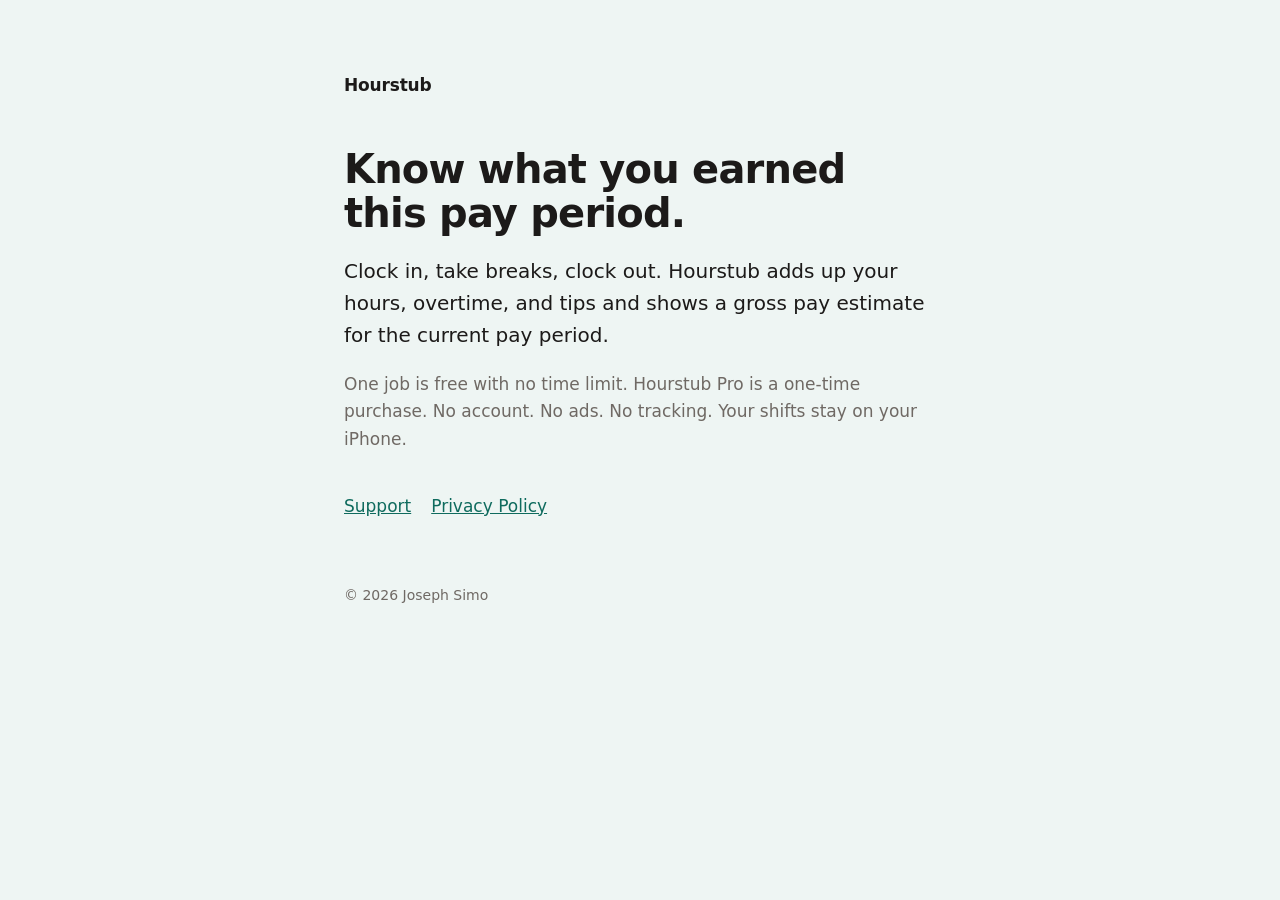
<file: index.html>
<!doctype html>
<html lang="en"><head><meta charset="utf-8"><meta name="viewport" content="width=device-width,initial-scale=1">
<title>Hourstub: hours and pay tracker</title>
<meta name="description" content="Hourstub tracks your work hours, overtime, and tips and estimates your pay period earnings. No account, no ads.">
<link rel="stylesheet" href="./style.css"></head>
<body><main>
<header><a href="./">Hourstub</a></header>
<h1>Know what you earned this pay period.</h1>
<p class="lead">Clock in, take breaks, clock out. Hourstub adds up your hours, overtime, and tips and shows a gross pay estimate for the current pay period.</p>
<p>One job is free with no time limit. Hourstub Pro is a one-time purchase. No account. No ads. No tracking. Your shifts stay on your iPhone.</p>
<nav><a href="support/">Support</a><a href="privacy/">Privacy Policy</a></nav>
<footer>&copy; 2026 Joseph Simo</footer>
</main></body></html>
</file>
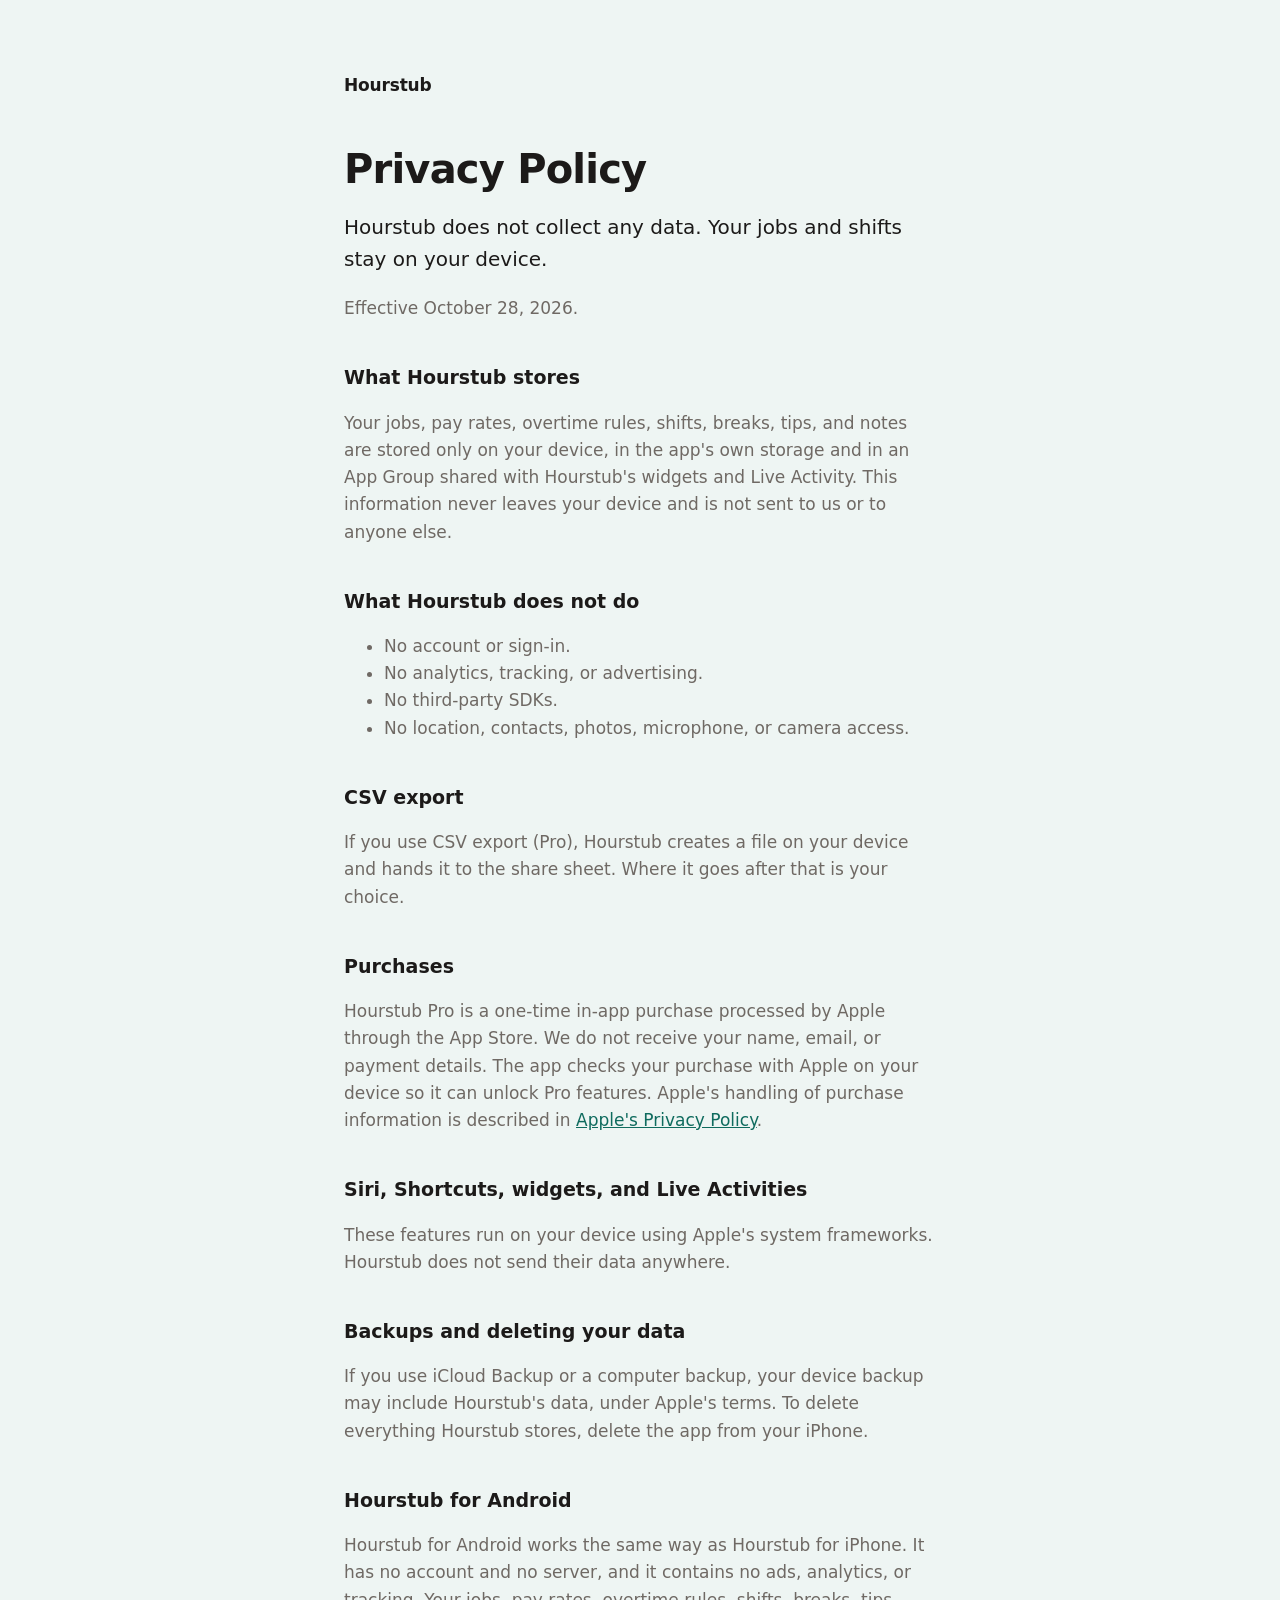
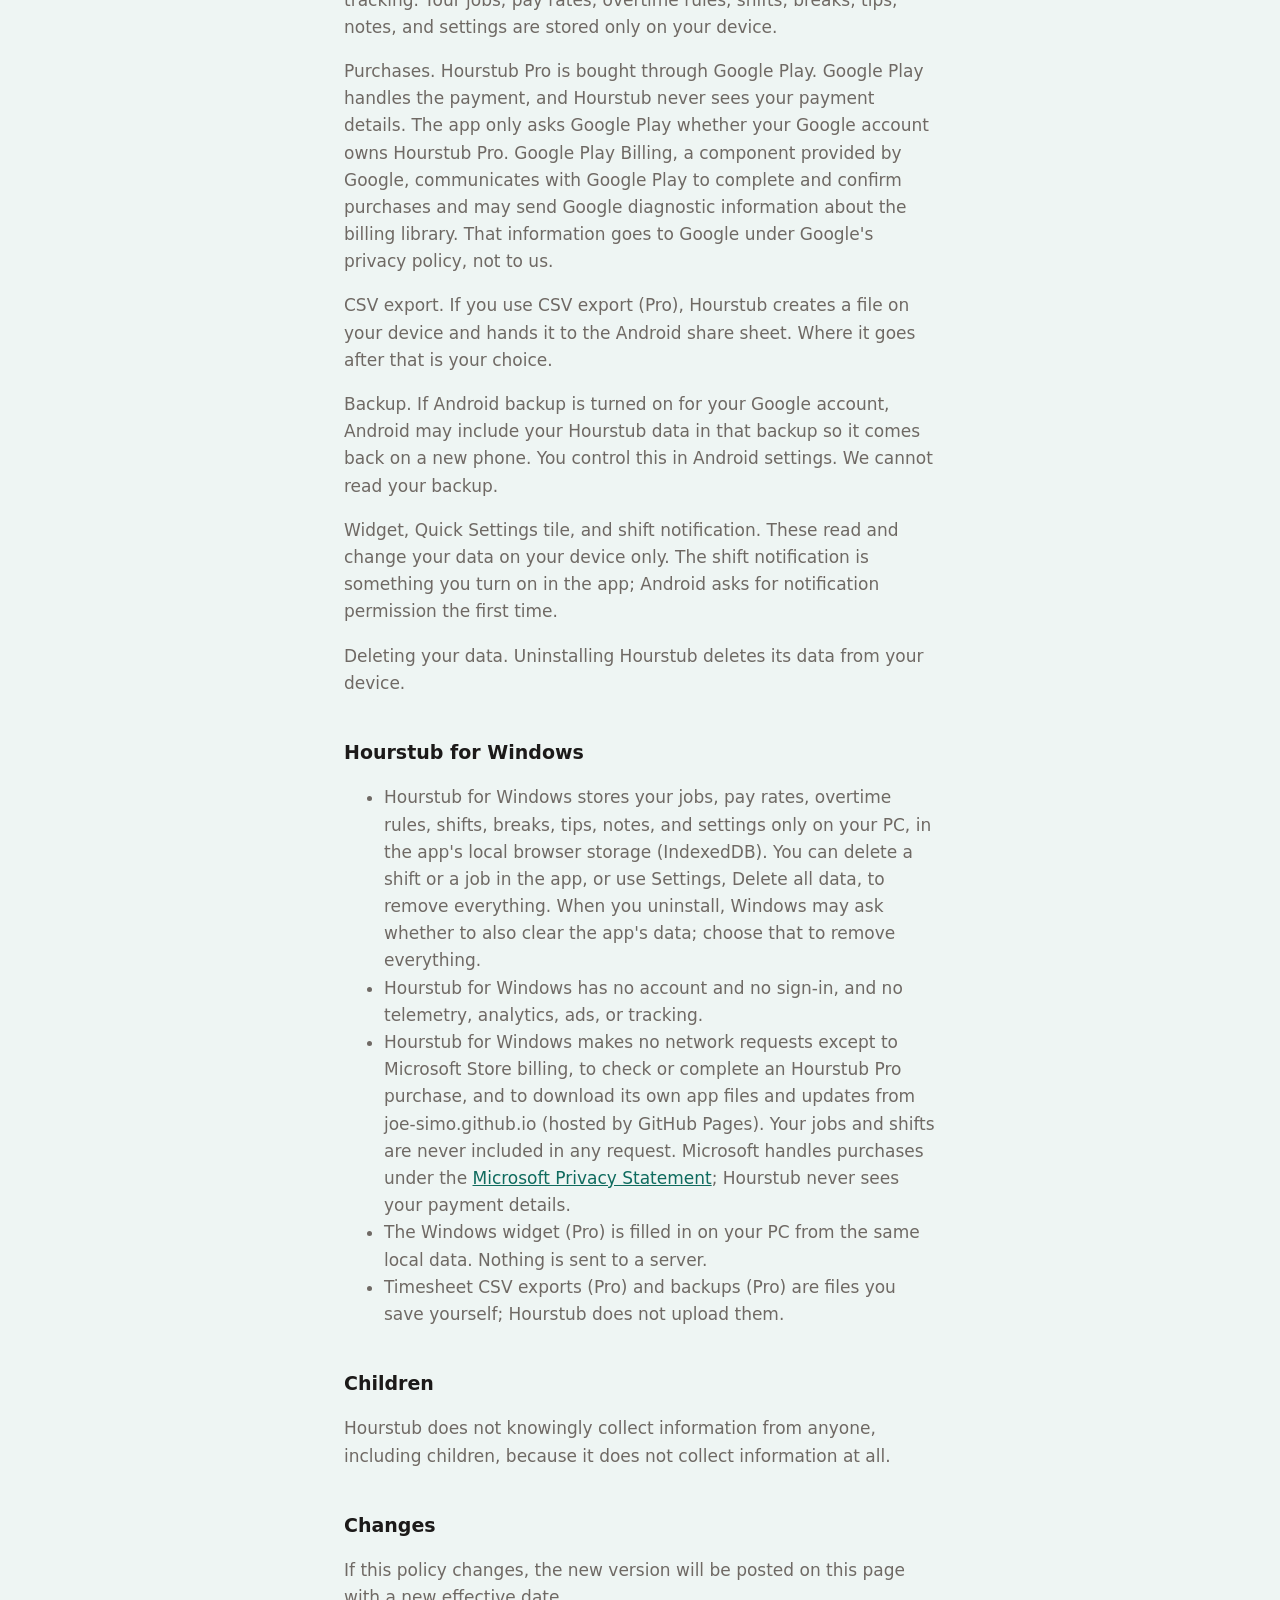
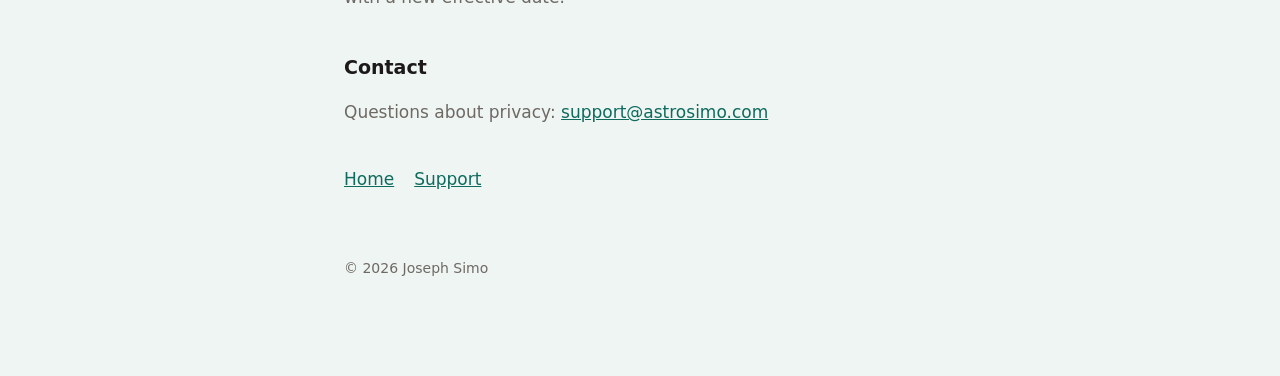
<file: privacy/index.html>
<!doctype html>
<html lang="en"><head><meta charset="utf-8"><meta name="viewport" content="width=device-width,initial-scale=1">
<title>Privacy Policy | Hourstub</title>
<meta name="description" content="Hourstub does not collect any data. Your jobs and shifts stay on your device.">
<link rel="stylesheet" href="../style.css"></head>
<body><main>
<header><a href="../">Hourstub</a></header>
<h1>Privacy Policy</h1>
<p class="lead">Hourstub does not collect any data. Your jobs and shifts stay on your device.</p>
<p>Effective October 28, 2026.</p>

<h2>What Hourstub stores</h2>
<p>Your jobs, pay rates, overtime rules, shifts, breaks, tips, and notes are stored only on your device, in the app's own storage and in an App Group shared with Hourstub's widgets and Live Activity. This information never leaves your device and is not sent to us or to anyone else.</p>

<h2>What Hourstub does not do</h2>
<ul>
<li>No account or sign-in.</li>
<li>No analytics, tracking, or advertising.</li>
<li>No third-party SDKs.</li>
<li>No location, contacts, photos, microphone, or camera access.</li>
</ul>

<h2>CSV export</h2>
<p>If you use CSV export (Pro), Hourstub creates a file on your device and hands it to the share sheet. Where it goes after that is your choice.</p>

<h2>Purchases</h2>
<p>Hourstub Pro is a one-time in-app purchase processed by Apple through the App Store. We do not receive your name, email, or payment details. The app checks your purchase with Apple on your device so it can unlock Pro features. Apple's handling of purchase information is described in <a href="https://www.apple.com/legal/privacy/">Apple's Privacy Policy</a>.</p>

<h2>Siri, Shortcuts, widgets, and Live Activities</h2>
<p>These features run on your device using Apple's system frameworks. Hourstub does not send their data anywhere.</p>

<h2>Backups and deleting your data</h2>
<p>If you use iCloud Backup or a computer backup, your device backup may include Hourstub's data, under Apple's terms. To delete everything Hourstub stores, delete the app from your iPhone.</p>

<h2>Hourstub for Android</h2>
<p>Hourstub for Android works the same way as Hourstub for iPhone. It has no account and no server, and it contains no ads, analytics, or tracking. Your jobs, pay rates, overtime rules, shifts, breaks, tips, notes, and settings are stored only on your device.</p>
<p>Purchases. Hourstub Pro is bought through Google Play. Google Play handles the payment, and Hourstub never sees your payment details. The app only asks Google Play whether your Google account owns Hourstub Pro. Google Play Billing, a component provided by Google, communicates with Google Play to complete and confirm purchases and may send Google diagnostic information about the billing library. That information goes to Google under Google's privacy policy, not to us.</p>
<p>CSV export. If you use CSV export (Pro), Hourstub creates a file on your device and hands it to the Android share sheet. Where it goes after that is your choice.</p>
<p>Backup. If Android backup is turned on for your Google account, Android may include your Hourstub data in that backup so it comes back on a new phone. You control this in Android settings. We cannot read your backup.</p>
<p>Widget, Quick Settings tile, and shift notification. These read and change your data on your device only. The shift notification is something you turn on in the app; Android asks for notification permission the first time.</p>
<p>Deleting your data. Uninstalling Hourstub deletes its data from your device.</p>

<h2>Hourstub for Windows</h2>
<ul>
<li>Hourstub for Windows stores your jobs, pay rates, overtime rules, shifts, breaks, tips, notes, and settings only on your PC, in the app's local browser storage (IndexedDB). You can delete a shift or a job in the app, or use Settings, Delete all data, to remove everything. When you uninstall, Windows may ask whether to also clear the app's data; choose that to remove everything.</li>
<li>Hourstub for Windows has no account and no sign-in, and no telemetry, analytics, ads, or tracking.</li>
<li>Hourstub for Windows makes no network requests except to Microsoft Store billing, to check or complete an Hourstub Pro purchase, and to download its own app files and updates from joe-simo.github.io (hosted by GitHub Pages). Your jobs and shifts are never included in any request. Microsoft handles purchases under the <a href="https://privacy.microsoft.com/privacystatement">Microsoft Privacy Statement</a>; Hourstub never sees your payment details.</li>
<li>The Windows widget (Pro) is filled in on your PC from the same local data. Nothing is sent to a server.</li>
<li>Timesheet CSV exports (Pro) and backups (Pro) are files you save yourself; Hourstub does not upload them.</li>
</ul>

<h2>Children</h2>
<p>Hourstub does not knowingly collect information from anyone, including children, because it does not collect information at all.</p>

<h2>Changes</h2>
<p>If this policy changes, the new version will be posted on this page with a new effective date.</p>

<h2>Contact</h2>
<p>Questions about privacy: <a href="mailto:support@astrosimo.com">support@astrosimo.com</a></p>
<nav><a href="../">Home</a><a href="../support/">Support</a></nav>
<footer>&copy; 2026 Joseph Simo</footer>
</main></body></html>
</file>
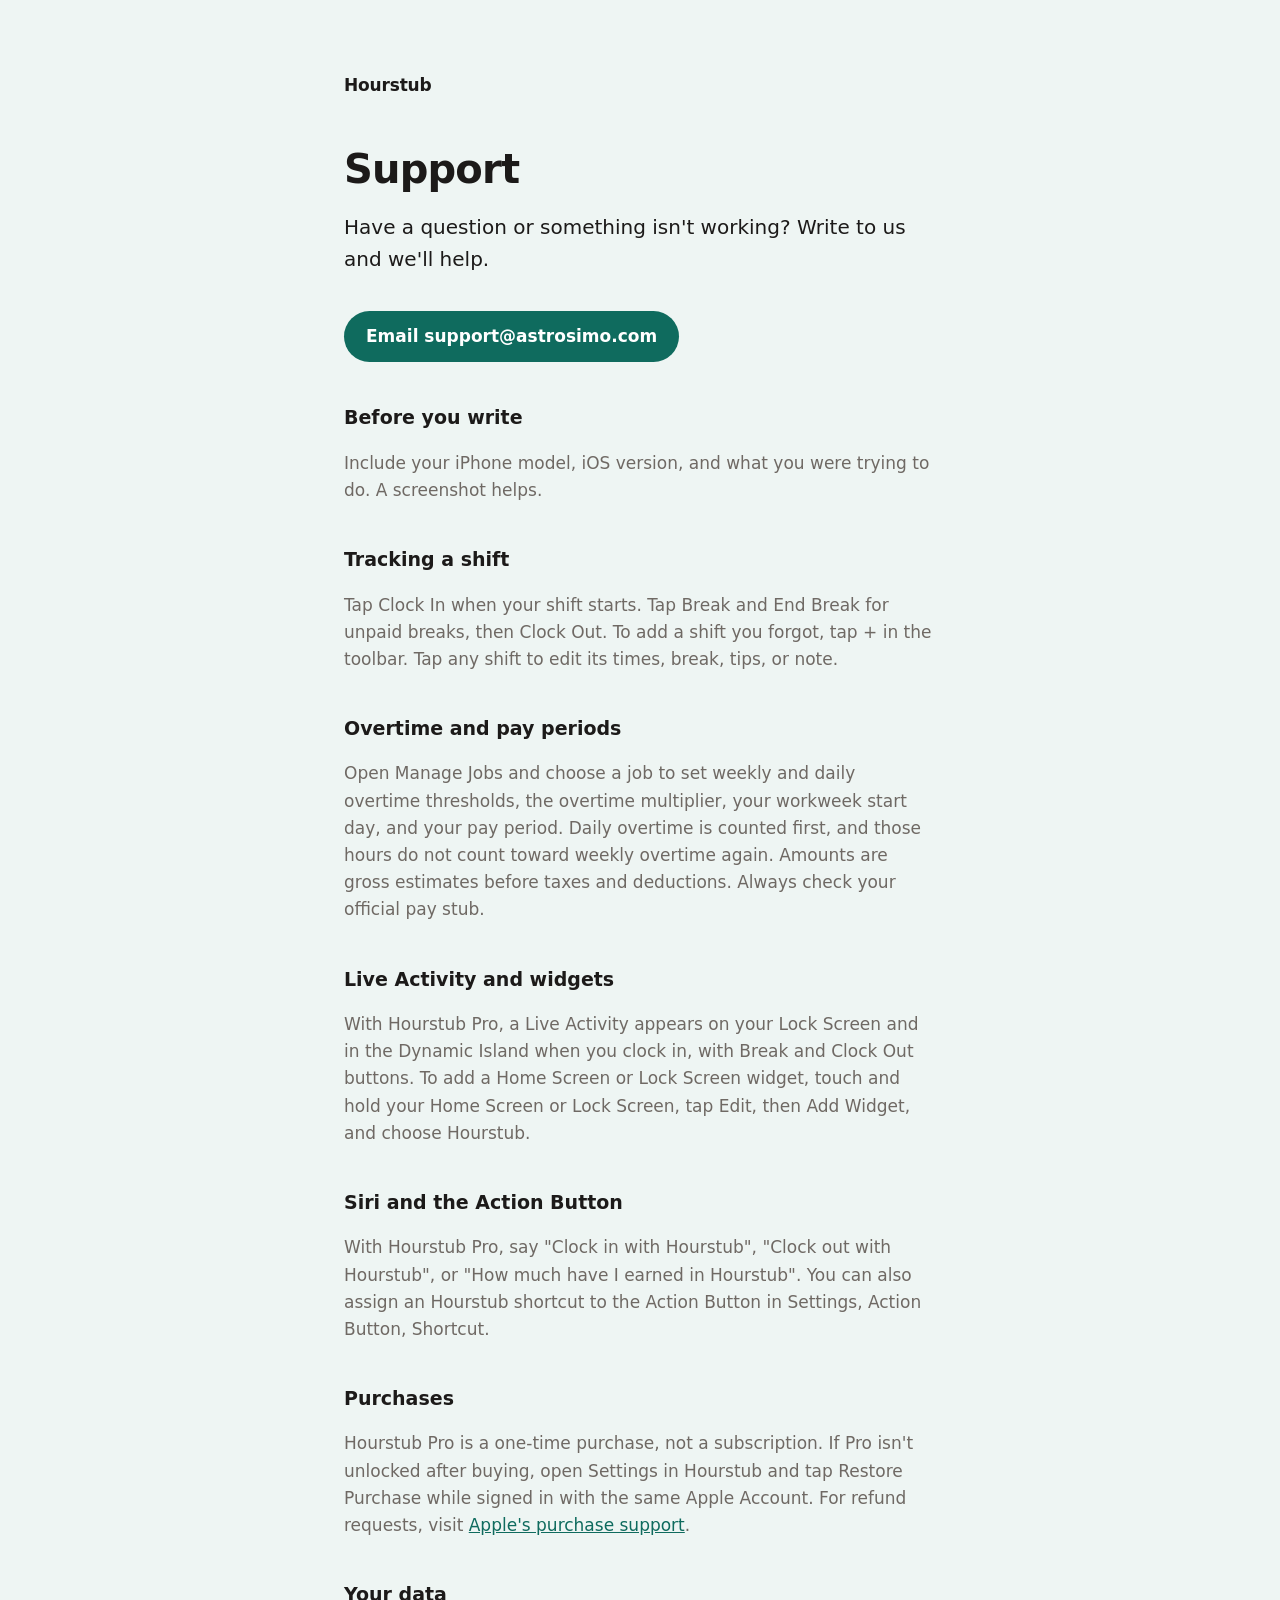
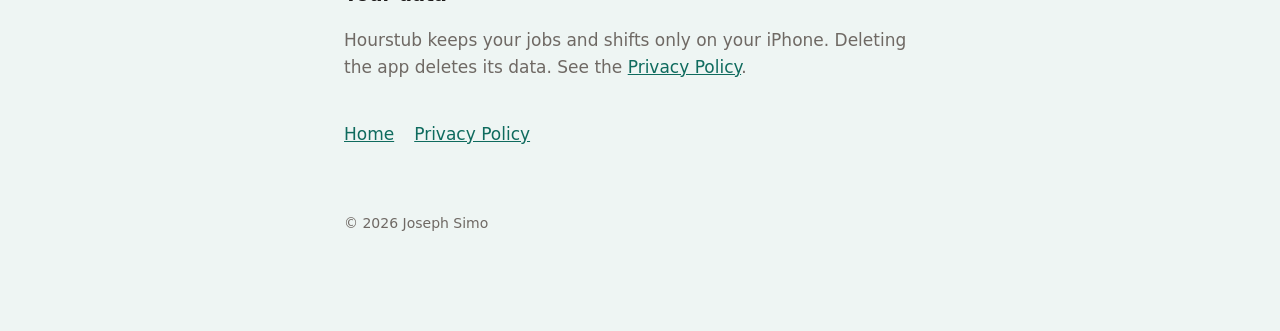
<file: support/index.html>
<!doctype html>
<html lang="en"><head><meta charset="utf-8"><meta name="viewport" content="width=device-width,initial-scale=1">
<title>Support | Hourstub</title>
<meta name="description" content="Help with Hourstub, the hours and pay tracker.">
<link rel="stylesheet" href="../style.css"></head>
<body><main>
<header><a href="../">Hourstub</a></header>
<h1>Support</h1>
<p class="lead">Have a question or something isn't working? Write to us and we'll help.</p>
<a class="button" href="mailto:support@astrosimo.com?subject=Hourstub%20support">Email support@astrosimo.com</a>

<h2>Before you write</h2>
<p>Include your iPhone model, iOS version, and what you were trying to do. A screenshot helps.</p>

<h2>Tracking a shift</h2>
<p>Tap Clock In when your shift starts. Tap Break and End Break for unpaid breaks, then Clock Out. To add a shift you forgot, tap + in the toolbar. Tap any shift to edit its times, break, tips, or note.</p>

<h2>Overtime and pay periods</h2>
<p>Open Manage Jobs and choose a job to set weekly and daily overtime thresholds, the overtime multiplier, your workweek start day, and your pay period. Daily overtime is counted first, and those hours do not count toward weekly overtime again. Amounts are gross estimates before taxes and deductions. Always check your official pay stub.</p>

<h2>Live Activity and widgets</h2>
<p>With Hourstub Pro, a Live Activity appears on your Lock Screen and in the Dynamic Island when you clock in, with Break and Clock Out buttons. To add a Home Screen or Lock Screen widget, touch and hold your Home Screen or Lock Screen, tap Edit, then Add Widget, and choose Hourstub.</p>

<h2>Siri and the Action Button</h2>
<p>With Hourstub Pro, say "Clock in with Hourstub", "Clock out with Hourstub", or "How much have I earned in Hourstub". You can also assign an Hourstub shortcut to the Action Button in Settings, Action Button, Shortcut.</p>

<h2>Purchases</h2>
<p>Hourstub Pro is a one-time purchase, not a subscription. If Pro isn't unlocked after buying, open Settings in Hourstub and tap Restore Purchase while signed in with the same Apple Account. For refund requests, visit <a href="https://reportaproblem.apple.com">Apple's purchase support</a>.</p>

<h2>Your data</h2>
<p>Hourstub keeps your jobs and shifts only on your iPhone. Deleting the app deletes its data. See the <a href="../privacy/">Privacy Policy</a>.</p>
<nav><a href="../">Home</a><a href="../privacy/">Privacy Policy</a></nav>
<footer>&copy; 2026 Joseph Simo</footer>
</main></body></html>
</file>
<file: style.css>
:root{--bg:#eef5f3;--fg:#1c1a19;--muted:#6f6964;--accent:#0f6b5e;--card:#fff}
@media (prefers-color-scheme:dark){:root{--bg:#111816;--fg:#f5f2ee;--muted:#aaa49e;--accent:#4abda6;--card:#1b2321}}
*{box-sizing:border-box}
body{margin:0;background:var(--bg);color:var(--fg);font:17px/1.6 -apple-system,BlinkMacSystemFont,"SF Pro Text","Inter",system-ui,sans-serif;-webkit-font-smoothing:antialiased}
main{max-width:640px;margin:0 auto;padding:72px 24px 96px}
header a{color:var(--fg);text-decoration:none;font-weight:600;letter-spacing:-.01em}
h1{font-size:40px;line-height:1.1;letter-spacing:-.02em;margin:48px 0 12px}
h2{font-size:19px;margin:40px 0 6px}
p,li{color:var(--muted)}
.lead{font-size:20px;color:var(--fg)}
a{color:var(--accent)}
.button{display:inline-block;margin-top:16px;padding:12px 22px;border-radius:999px;background:var(--accent);color:#fff;text-decoration:none;font-weight:600}
nav{margin-top:40px;display:flex;gap:20px}
footer{margin-top:64px;font-size:14px;color:var(--muted)}
</file>
